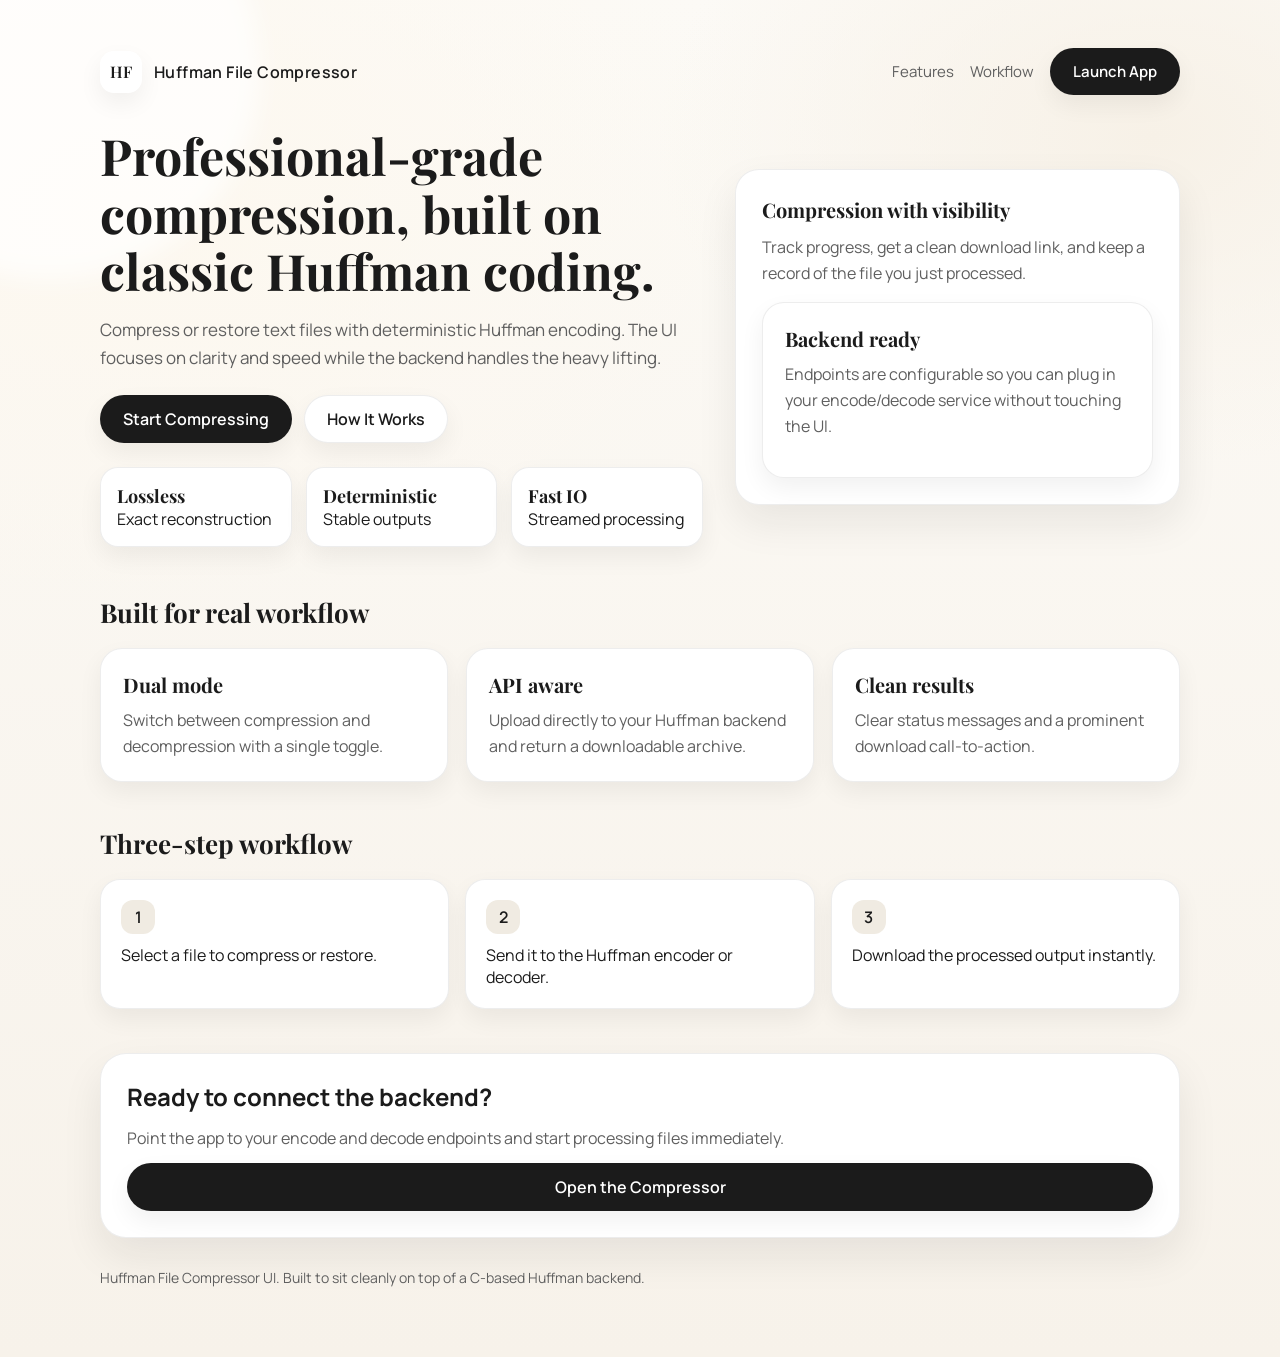
<file: index.html>
<!DOCTYPE html>
<html lang="en">
<head>
<meta charset="UTF-8">
<meta name="viewport" content="width=device-width, initial-scale=1.0">
<title>Huffman File Compressor</title>
<link rel="stylesheet" href="style.css">
</head>

<body>
<main class="site">
<header class="nav">
<a class="brand" href="index.html">
<span class="brand-mark">HF</span>
<span>Huffman File Compressor</span>
</a>
<nav class="nav-links">
<a href="#features">Features</a>
<a href="#workflow">Workflow</a>
<a href="upload.html" class="btn">Launch App</a>
</nav>
</header>

<section class="hero">
<div>
<h1 class="hero-title">Professional-grade compression, built on classic Huffman coding.</h1>
<p class="hero-subtitle">Compress or restore text files with deterministic Huffman encoding. The UI focuses on clarity and speed while the backend handles the heavy lifting.</p>
<div class="hero-actions">
<a class="btn" href="upload.html">Start Compressing</a>
<a class="btn secondary" href="#workflow">How It Works</a>
</div>
<div class="stats">
<div class="stat">
<strong>Lossless</strong>
<span>Exact reconstruction</span>
</div>
<div class="stat">
<strong>Deterministic</strong>
<span>Stable outputs</span>
</div>
<div class="stat">
<strong>Fast IO</strong>
<span>Streamed processing</span>
</div>
</div>
</div>
<div class="hero-card">
<h3>Compression with visibility</h3>
<p>Track progress, get a clean download link, and keep a record of the file you just processed.</p>
<div class="card">
<h3>Backend ready</h3>
<p>Endpoints are configurable so you can plug in your encode/decode service without touching the UI.</p>
</div>
</div>
</section>

<section class="section" id="features">
<h2>Built for real workflow</h2>
<div class="cards">
<div class="card">
<h3>Dual mode</h3>
<p>Switch between compression and decompression with a single toggle.</p>
</div>
<div class="card">
<h3>API aware</h3>
<p>Upload directly to your Huffman backend and return a downloadable archive.</p>
</div>
<div class="card">
<h3>Clean results</h3>
<p>Clear status messages and a prominent download call-to-action.</p>
</div>
</div>
</section>

<section class="section" id="workflow">
<h2>Three-step workflow</h2>
<div class="steps">
<div class="step">
<span>1</span>
<p>Select a file to compress or restore.</p>
</div>
<div class="step">
<span>2</span>
<p>Send it to the Huffman encoder or decoder.</p>
</div>
<div class="step">
<span>3</span>
<p>Download the processed output instantly.</p>
</div>
</div>
</section>

<section class="cta">
<h2>Ready to connect the backend?</h2>
<p>Point the app to your encode and decode endpoints and start processing files immediately.</p>
<a class="btn" href="upload.html">Open the Compressor</a>
</section>

<p class="footer">Huffman File Compressor UI. Built to sit cleanly on top of a C-based Huffman backend.</p>
</main>
</body>
</html>
</file>
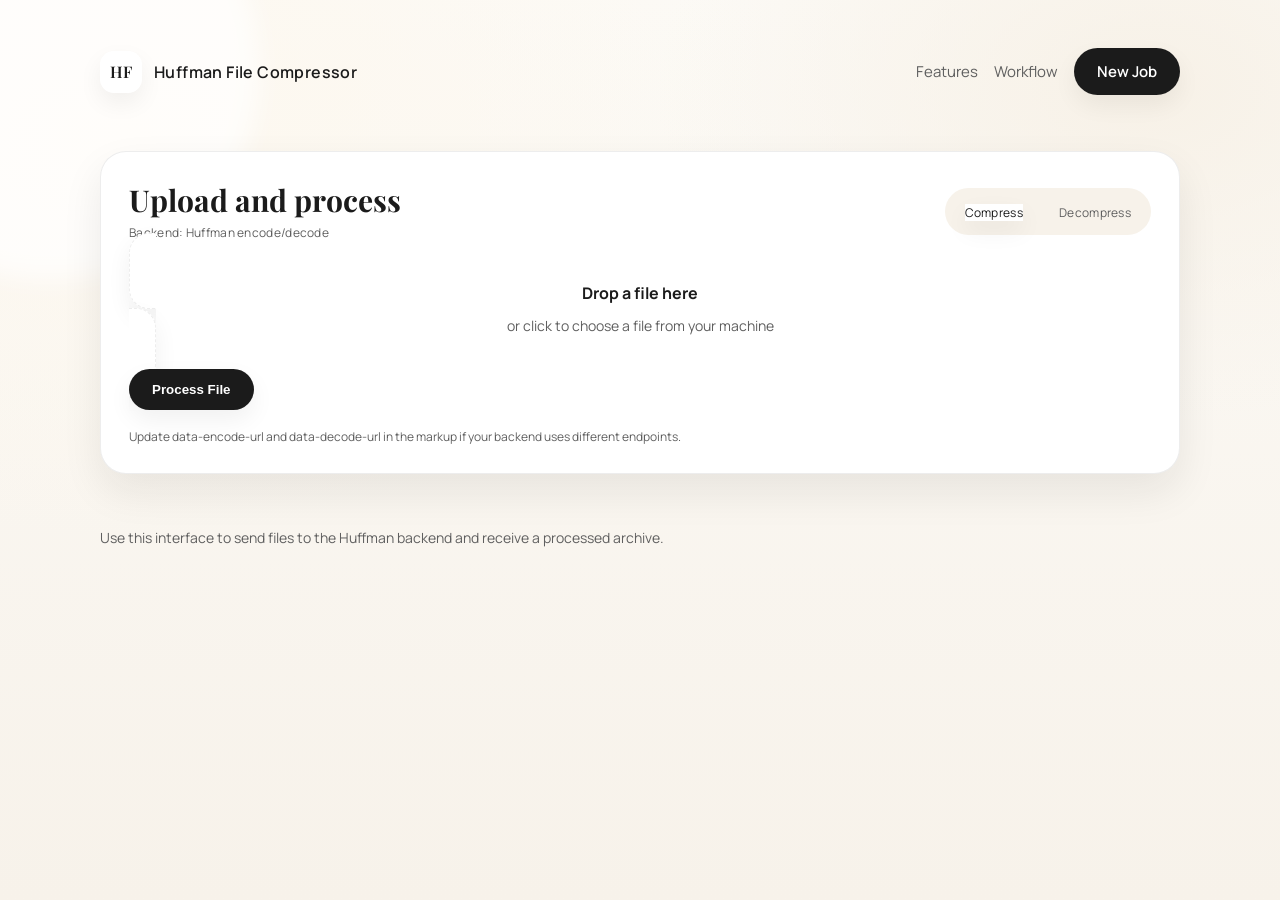
<file: upload.html>
<!DOCTYPE html>
<html lang="en">
<head>
<meta charset="UTF-8">
<meta name="viewport" content="width=device-width, initial-scale=1.0">
<title>Huffman File Compressor</title>
<link rel="stylesheet" href="style.css">
</head>

<body>
<main class="app" data-encode-url="/encode" data-decode-url="/decode">
<header class="nav">
<a class="brand" href="index.html">
<span class="brand-mark">HF</span>
<span>Huffman File Compressor</span>
</a>
<nav class="nav-links">
<a href="index.html#features">Features</a>
<a href="index.html#workflow">Workflow</a>
<a href="upload.html" class="btn">New Job</a>
</nav>
</header>

<section class="panel">
<div class="panel-header">
<div>
<h1>Upload and process</h1>
<span>Backend: Huffman encode/decode</span>
</div>
<div class="mode-toggle" role="radiogroup" aria-label="Compression mode">
<label>
<input type="radio" name="mode" value="encode" checked>
<span>Compress</span>
</label>
<label>
<input type="radio" name="mode" value="decode">
<span>Decompress</span>
</label>
</div>
</div>

<form id="uploadForm">
<label class="dropzone" id="dropzone">
<div>
<strong>Drop a file here</strong>
<p class="file-meta">or click to choose a file from your machine</p>
</div>
<input type="file" id="fileInput" required>
</label>

<p id="filePath" class="file-meta"></p>

<button class="btn" type="submit" id="submitBtn">Process File</button>

<div class="progress" id="progress">
<div class="progress-bar" id="bar"></div>
</div>

<p id="statusMsg" class="status"></p>

<div class="result" id="result">
<a id="downloadBtn" href="#">Download processed file</a>
<span id="resultMeta" class="file-meta"></span>
</div>

<p class="note">Update data-encode-url and data-decode-url in the markup if your backend uses different endpoints.</p>
</form>
</section>

<p class="footer">Use this interface to send files to the Huffman backend and receive a processed archive.</p>
</main>

<script src="script.js"></script>
</body>
</html>
</file>
<file: style.css>
@import url("https://fonts.googleapis.com/css2?family=Space+Grotesk:wght@400;500;600;700&family=IBM+Plex+Mono:wght@400;500&display=swap");

@import url("https://fonts.googleapis.com/css2?family=Playfair+Display:wght@500;600;700&family=Manrope:wght@400;500;600&display=swap");

*{
margin:0;
padding:0;
box-sizing:border-box;
}

:root{
--ink:#1b1b1b;
--muted:#5f5f5f;
--surface:#ffffff;
--surface-2:#f7f2ea;
--accent:#1b1b1b;
--border:rgba(27,27,27,0.08);
--shadow:0 18px 40px rgba(20,20,20,0.08);
--shadow-soft:0 10px 24px rgba(20,20,20,0.06);
--font-sans:"Manrope","Segoe UI",sans-serif;
--font-serif:"Playfair Display","Times New Roman",serif;
}

body{
min-height:100vh;
font-family:var(--font-sans);
color:var(--ink);
background:radial-gradient(1100px 700px at 10% 15%,#fdf8ef 0%,rgba(253,248,239,0) 60%),
radial-gradient(900px 600px at 90% 10%,#f7f1e7 0%,rgba(247,241,231,0) 55%),
linear-gradient(180deg,#fcfaf6 0%,#f7f2ea 100%);
position:relative;
overflow-x:hidden;
}

body::before{
content:"";
position:fixed;
width:420px;
height:420px;
top:-140px;
left:-160px;
border-radius:50%;
background:rgba(255,255,255,0.7);
filter:blur(12px);
z-index:-1;
}

a{
text-decoration:none;
color:inherit;
}

.site,
.app{
width:min(1080px,92vw);
margin:0 auto;
padding:48px 0 70px;
}

.nav{
display:flex;
align-items:center;
justify-content:space-between;
gap:20px;
margin-bottom:32px;
}

.brand{
display:flex;
align-items:center;
gap:12px;
font-weight:600;
letter-spacing:0.4px;
}

.brand-mark{
width:42px;
height:42px;
border-radius:14px;
background:#fff;
display:flex;
align-items:center;
justify-content:center;
font-family:var(--font-serif);
box-shadow:var(--shadow-soft);
}

.nav-links{
display:flex;
align-items:center;
gap:16px;
font-size:15px;
color:var(--muted);
}

.nav-links a:hover{
color:var(--ink);
}

.hero{
display:grid;
grid-template-columns:1.15fr 0.85fr;
gap:32px;
align-items:center;
margin-bottom:48px;
}

.hero-title{
font-family:var(--font-serif);
font-size:clamp(34px,4vw,50px);
line-height:1.15;
margin-bottom:16px;
}

.hero-subtitle{
color:var(--muted);
font-size:17px;
line-height:1.7;
margin-bottom:22px;
}

.hero-actions{
display:flex;
gap:12px;
flex-wrap:wrap;
}

.btn{
display:inline-flex;
align-items:center;
justify-content:center;
gap:8px;
padding:12px 22px;
border-radius:999px;
border:1px solid transparent;
background:var(--accent);
color:#fff;
font-weight:600;
box-shadow:var(--shadow-soft);
transition:transform 0.2s ease,box-shadow 0.2s ease;
}

.btn:hover{
transform:translateY(-1px);
box-shadow:var(--shadow);
}

.btn.secondary{
background:#fff;
color:var(--ink);
border-color:var(--border);
box-shadow:var(--shadow-soft);
}

.hero-card{
background:var(--surface);
border-radius:24px;
padding:26px;
border:1px solid var(--border);
box-shadow:var(--shadow);
}

.hero-card h3{
font-family:var(--font-serif);
font-size:20px;
margin-bottom:12px;
}

.hero-card p{
color:var(--muted);
line-height:1.6;
margin-bottom:16px;
}

.stats{
display:grid;
grid-template-columns:repeat(auto-fit,minmax(160px,1fr));
gap:14px;
margin-top:24px;
}

.stat{
background:#fff;
border-radius:18px;
padding:16px;
border:1px solid var(--border);
box-shadow:var(--shadow-soft);
}

.stat strong{
display:block;
font-family:var(--font-serif);
font-size:18px;
}

.section{
margin-bottom:44px;
}

.section h2{
font-family:var(--font-serif);
font-size:26px;
margin-bottom:18px;
}

.cards{
display:grid;
grid-template-columns:repeat(auto-fit,minmax(220px,1fr));
gap:18px;
}

.card{
background:var(--surface);
border-radius:22px;
padding:22px;
border:1px solid var(--border);
box-shadow:var(--shadow-soft);
}

.card h3{
font-family:var(--font-serif);
font-size:20px;
margin-bottom:10px;
}

.card p{
color:var(--muted);
line-height:1.6;
}

.steps{
display:grid;
grid-template-columns:repeat(auto-fit,minmax(200px,1fr));
gap:16px;
}

.step{
background:#fff;
border-radius:20px;
padding:20px;
border:1px solid var(--border);
box-shadow:var(--shadow-soft);
}

.step span{
display:inline-flex;
align-items:center;
justify-content:center;
width:34px;
height:34px;
border-radius:12px;
background:#f0ebe2;
color:var(--ink);
font-weight:600;
margin-bottom:10px;
}

.cta{
background:#fff;
border-radius:26px;
padding:26px;
color:var(--ink);
display:flex;
flex-direction:column;
gap:14px;
border:1px solid var(--border);
box-shadow:var(--shadow);
}

.cta p{
color:var(--muted);
}

.cta .btn{
background:var(--ink);
color:#fff;
}

.footer{
margin-top:30px;
color:var(--muted);
font-size:14px;
}

.app{
display:grid;
gap:24px;
}

.panel{
background:var(--surface);
border-radius:26px;
padding:28px;
border:1px solid var(--border);
box-shadow:var(--shadow);
}

.panel-header{
display:flex;
align-items:center;
justify-content:space-between;
gap:12px;
margin-bottom:18px;
}

.panel-header h1{
font-family:var(--font-serif);
font-size:30px;
}

.panel-header span{
font-size:12px;
color:var(--muted);
letter-spacing:0.3px;
}

.mode-toggle{
display:flex;
gap:8px;
background:var(--surface-2);
padding:6px;
border-radius:999px;
}

.mode-toggle label{
cursor:pointer;
padding:8px 14px;
border-radius:999px;
font-size:14px;
color:var(--muted);
}

.mode-toggle input{
display:none;
}

.mode-toggle input:checked + span{
background:#fff;
color:var(--ink);
box-shadow:var(--shadow-soft);
}

.dropzone{
border:1px dashed var(--border);
border-radius:20px;
padding:26px;
text-align:center;
background:#fff;
transition:border-color 0.2s ease,background 0.2s ease,transform 0.2s ease;
box-shadow:var(--shadow-soft);
}

.dropzone.dragover{
border-color:#b9b2a6;
background:#fdf9f1;
transform:scale(1.01);
}

.dropzone input{
display:none;
}

.file-meta{
margin-top:12px;
font-size:14px;
color:var(--muted);
}

.status{
margin-top:16px;
font-size:14px;
color:var(--muted);
}

.progress{
margin-top:16px;
height:6px;
background:#eee8df;
border-radius:999px;
overflow:hidden;
display:none;
}

.progress-bar{
height:100%;
width:0%;
background:linear-gradient(90deg,#1b1b1b,#5b5b5b);
transition:width 0.6s ease;
}

.result{
margin-top:18px;
display:none;
gap:12px;
align-items:center;
}

.result a{
color:var(--ink);
font-weight:600;
text-decoration:underline;
}

.note{
margin-top:18px;
font-size:12px;
color:var(--muted);
}

@media (max-width:900px){
.hero{
grid-template-columns:1fr;
}
}

@media (max-width:700px){
.nav{
flex-direction:column;
align-items:flex-start;
}
.nav-links{
flex-wrap:wrap;
}
.panel-header{
flex-direction:column;
align-items:flex-start;
}
}
</file>
